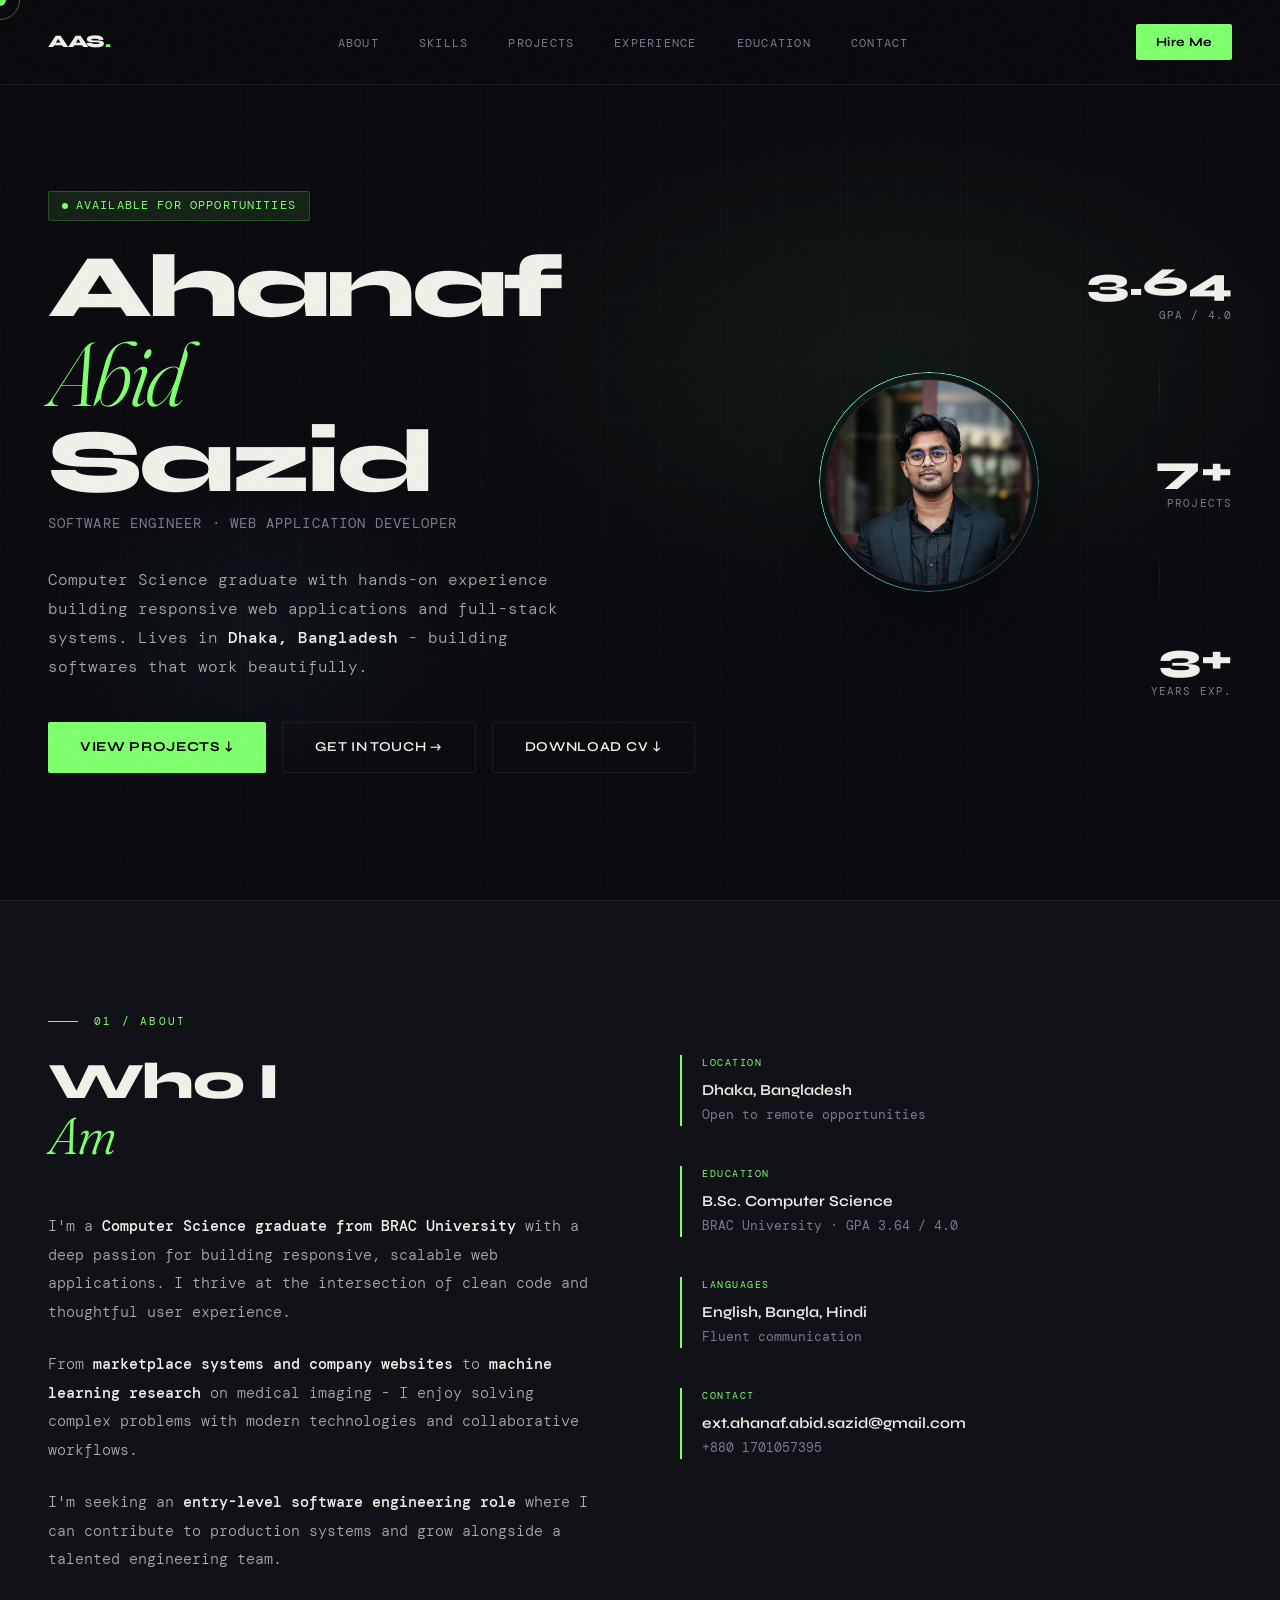
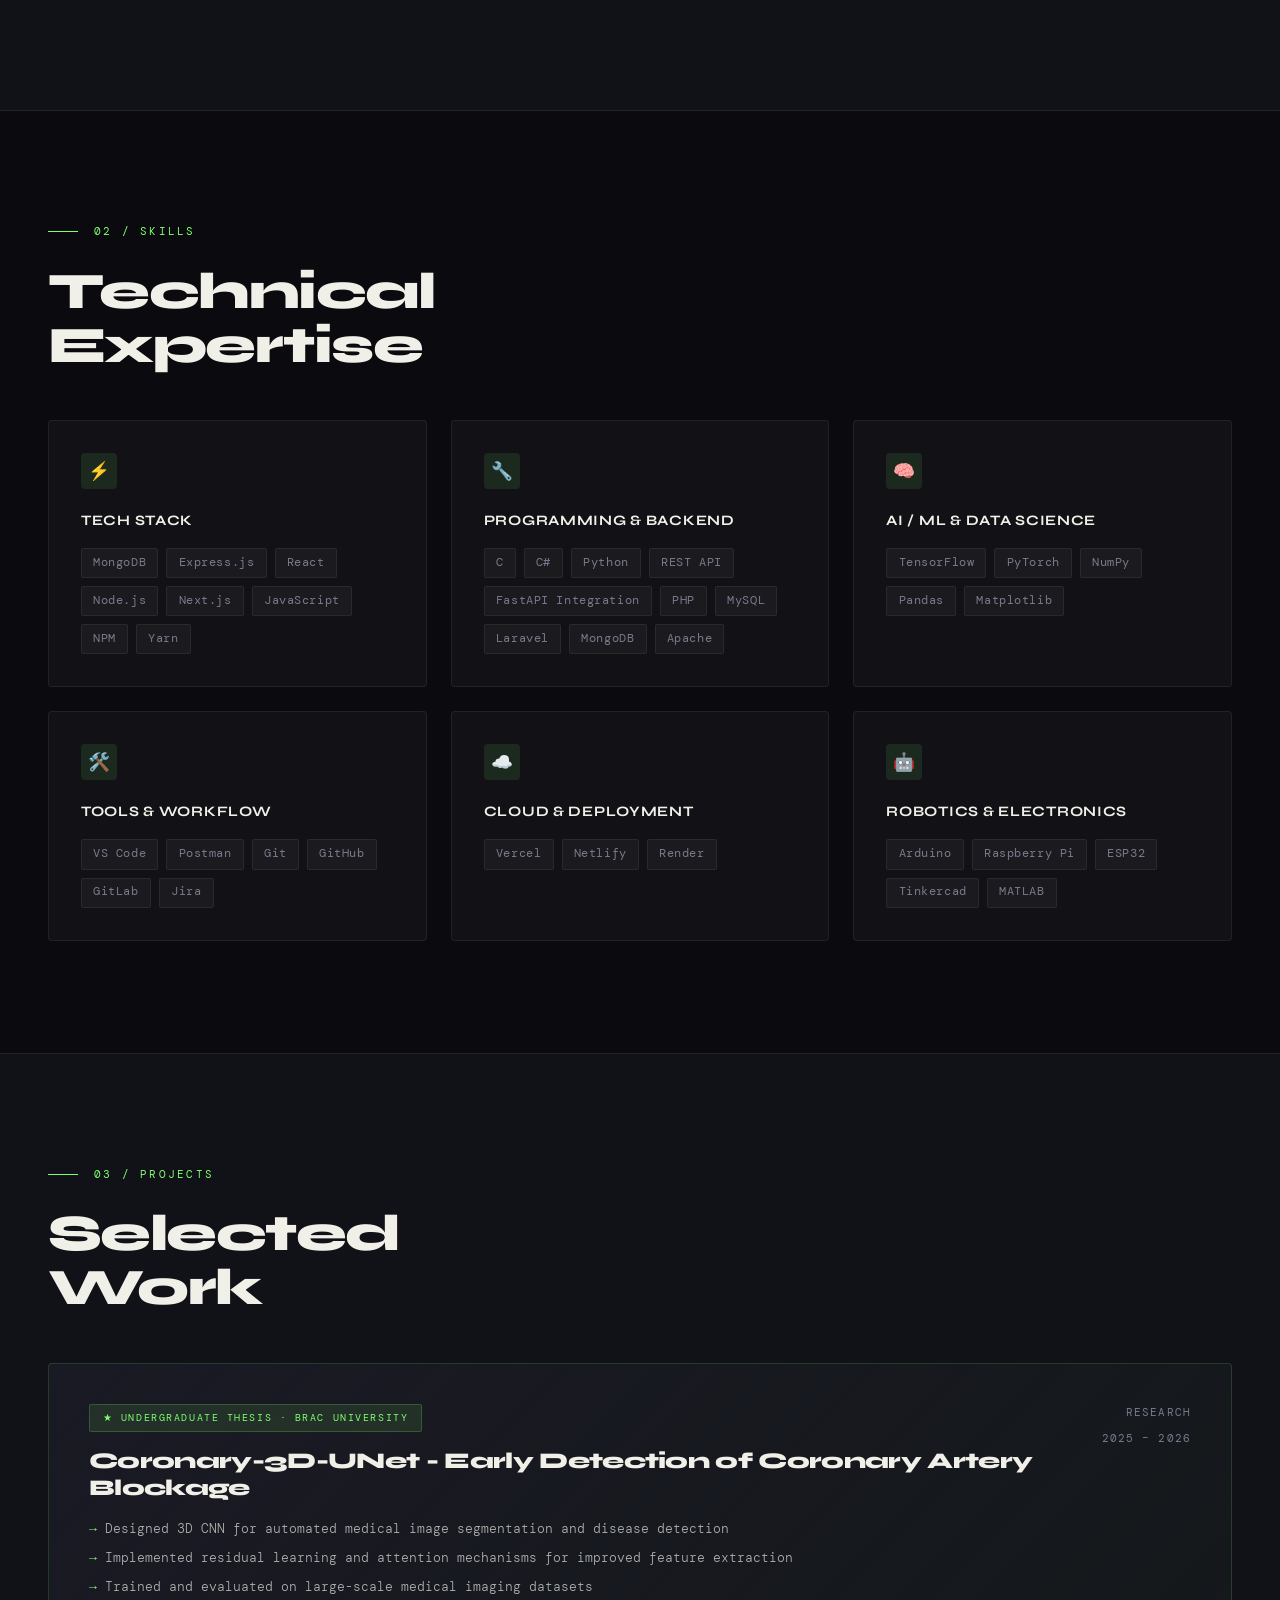
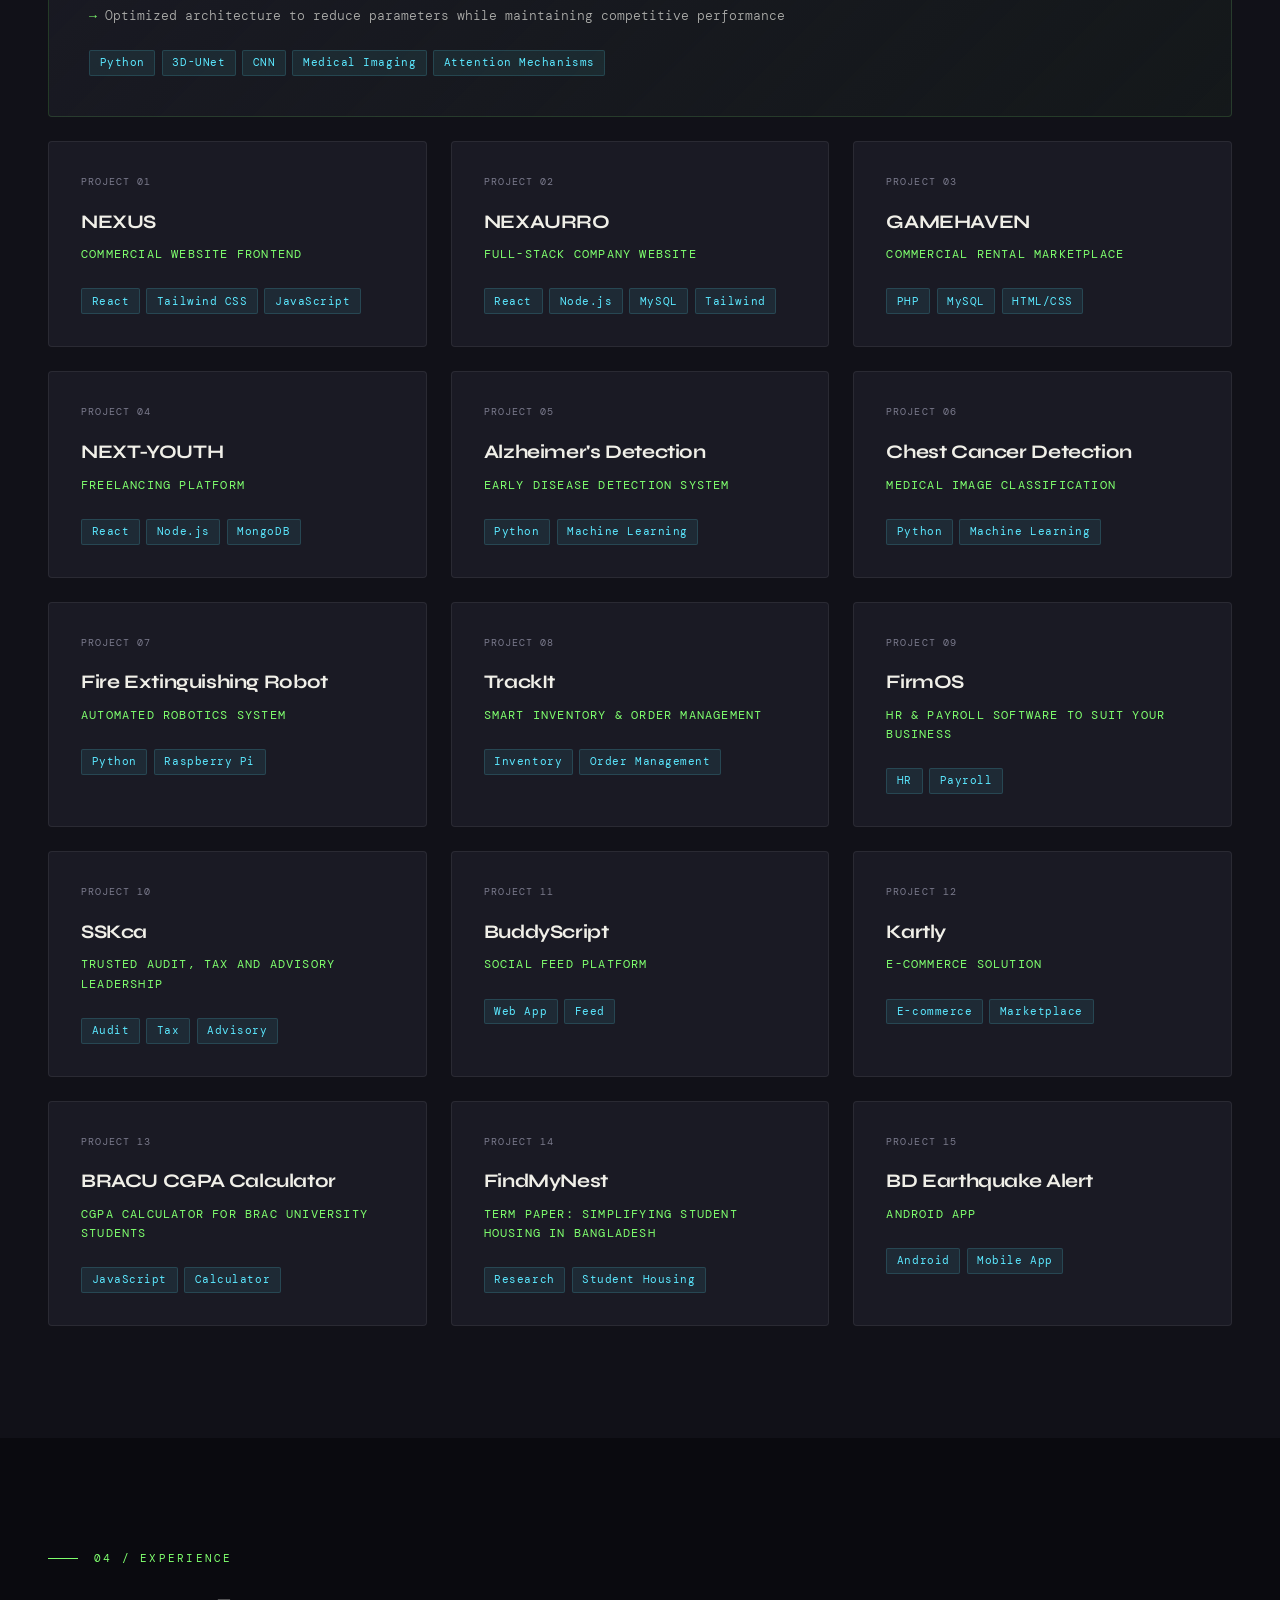
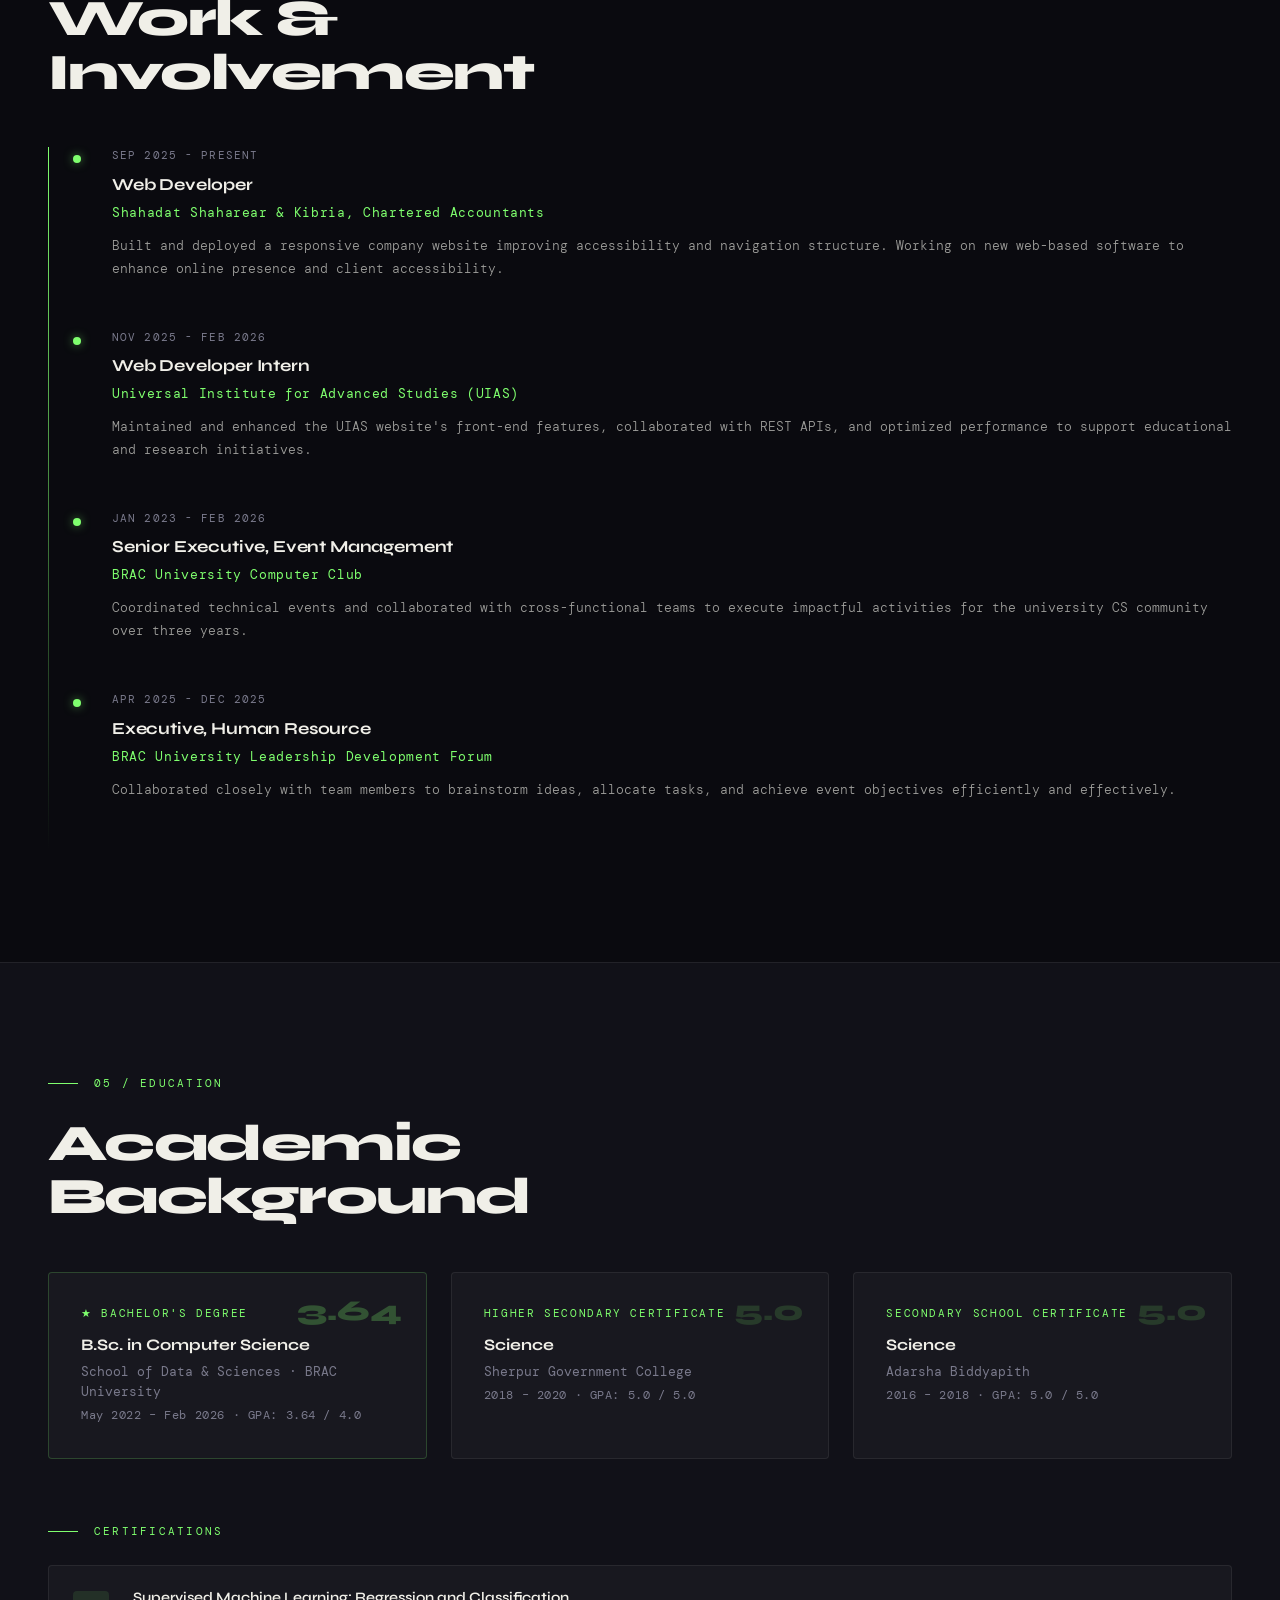
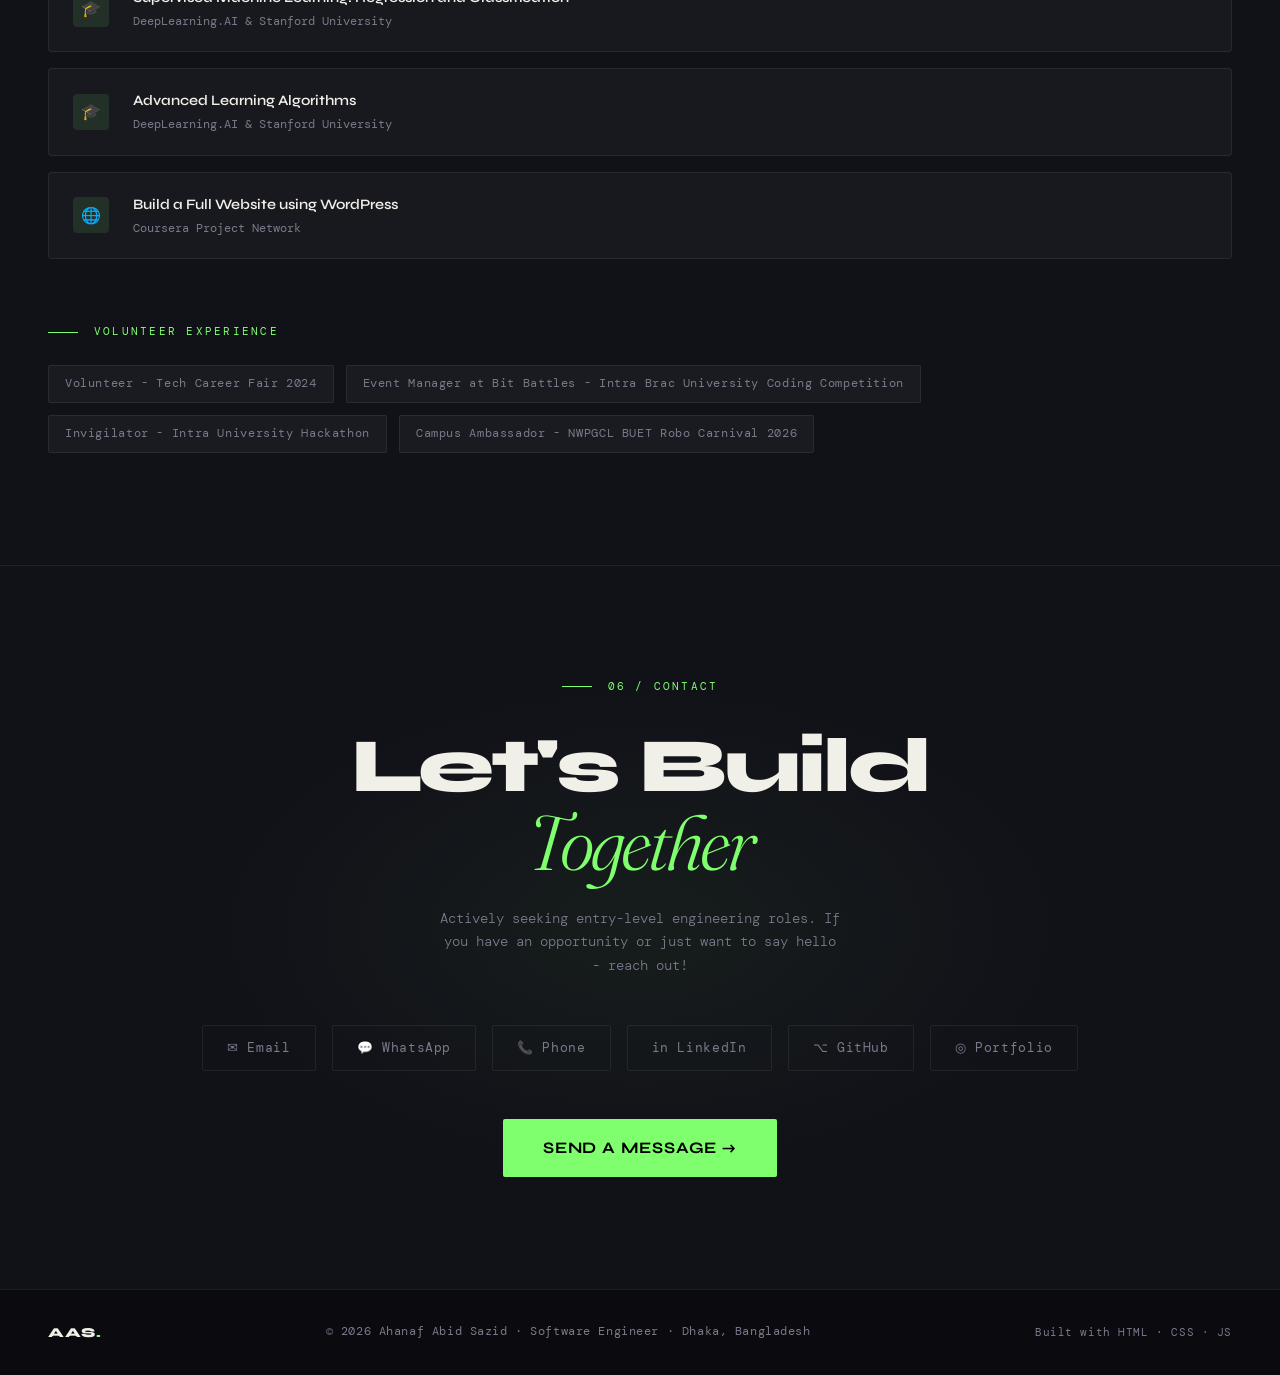
<file: index.html>
﻿<!DOCTYPE html>
<html lang="en">
<head>
<meta charset="UTF-8">
<meta name="viewport" content="width=device-width, initial-scale=1.0">
<title>Ahanaf Abid Sazid - Software Engineer</title>
<link rel="preconnect" href="https://fonts.googleapis.com">
<link href="https://fonts.googleapis.com/css2?family=Syne:wght@400;500;600;700;800&family=DM+Mono:ital,wght@0,300;0,400;0,500;1,300&family=Fraunces:ital,wght@0,300;0,400;1,300&display=swap" rel="stylesheet">
<link rel="stylesheet" href="style.css">
</head>
<body>

<div class="cursor" id="cursor"></div>
<div class="cursor-ring" id="cursorRing"></div>

<!-- Nav -->
<nav id="mainNav">
  <a href="#" class="nav-logo">AAS<span>.</span></a>
  <button class="hamburger" id="hamburger" aria-label="Menu">
    <span></span><span></span><span></span>
  </button>
  <ul class="nav-links" id="navLinks">
    <li><a href="#about">About</a></li>
    <li><a href="#skills">Skills</a></li>
    <li><a href="#projects">Projects</a></li>
    <li><a href="#experience">Experience</a></li>
    <li><a href="#education">Education</a></li>
    <li><a href="#contact">Contact</a></li>
  </ul>
  <a href="mailto:ext.ahanaf.abid.sazid@gmail.com" class="nav-cta">Hire Me</a>
</nav>

<!-- Hero -->
<section class="hero">
  <div class="hero-bg"></div>
  <div class="hero-grid"></div>
  <div class="hero-content">
    <div class="hero-left">
      <div class="hero-tag">Available for opportunities</div>
      <h1 class="hero-name">Ahanaf<br><em>Abid</em><br>Sazid</h1>
      <p class="hero-title">Software Engineer · Web Application Developer</p>
      <p class="hero-desc">Computer Science graduate with hands-on experience building responsive web applications and full-stack systems. Lives in <strong>Dhaka, Bangladesh</strong> - building softwares that work beautifully.</p>
      <div class="hero-actions">
        <a href="#projects" class="btn-primary">View Projects ↓</a>
        <a href="mailto:ext.ahanaf.abid.sazid@gmail.com" class="btn-ghost">Get In Touch →</a>
        <a href="CV%20Resume.pdf" class="btn-ghost" download="Ahanaf_Abid_Sazid_CV.pdf">Download CV ↓</a>
      </div>
    </div>
    <figure class="hero-profile">
      <img src="assets/AhanafAbidSazid.jpg" alt="Profile photo of Ahanaf Abid Sazid" width="320" height="320" loading="eager" decoding="async">
    </figure>
    <div class="hero-stats">
      <div class="stat-item">
        <span class="stat-num">3.64</span>
        <span class="stat-label">GPA / 4.0</span>
      </div>
      <div class="stat-divider"></div>
      <div class="stat-item">
        <span class="stat-num">7+</span>
        <span class="stat-label">Projects</span>
      </div>
      <div class="stat-divider"></div>
      <div class="stat-item">
        <span class="stat-num">3+</span>
        <span class="stat-label">Years Exp.</span>
      </div>
    </div>
  </div>
</section>

<!-- About -->
<section class="about" id="about">
  <div class="container">
    <div class="section-label">01 / About</div>
    <div class="about-grid">
      <div class="about-text reveal">
        <h2 class="section-title">Who I<br><em style="font-style:italic;font-family:'Fraunces',serif;font-weight:300;color:var(--accent)">Am</em></h2>
        <p>I'm a <strong>Computer Science graduate from BRAC University</strong> with a deep passion for building responsive, scalable web applications. I thrive at the intersection of clean code and thoughtful user experience.</p>
        <p>From <strong>marketplace systems and company websites</strong> to <strong>machine learning research</strong> on medical imaging - I enjoy solving complex problems with modern technologies and collaborative workflows.</p>
        <p>I'm seeking an <strong>entry-level software engineering role</strong> where I can contribute to production systems and grow alongside a talented engineering team.</p>
      </div>
      <div class="about-right reveal">
        <div class="info-block">
          <div class="info-block-label">Location</div>
          <div class="info-block-value">Dhaka, Bangladesh</div>
          <div class="info-block-sub">Open to remote opportunities</div>
        </div>
        <div class="info-block">
          <div class="info-block-label">Education</div>
          <div class="info-block-value">B.Sc. Computer Science</div>
          <div class="info-block-sub">BRAC University · GPA 3.64 / 4.0</div>
        </div>
        <div class="info-block">
          <div class="info-block-label">Languages</div>
          <div class="info-block-value">English, Bangla, Hindi</div>
          <div class="info-block-sub">Fluent communication</div>
        </div>
        <div class="info-block">
          <div class="info-block-label">Contact</div>
          <div class="info-block-value" style="word-break:break-all;">ext.ahanaf.abid.sazid@gmail.com</div>
          <div class="info-block-sub">+880 1701057395</div>
        </div>
      </div>
    </div>
  </div>
</section>

<!-- Skills -->
<section id="skills">
  <div class="container">
    <div class="section-label">02 / Skills</div>
    <h2 class="section-title reveal">Technical<br>Expertise</h2>
    <div class="skills-grid">
      <div class="skill-card reveal">
        <div class="skill-card-icon">⚡</div>
        <div class="skill-card-title">Tech Stack</div>
        <div class="skill-tags">
          <span class="skill-tag">MongoDB</span>
          <span class="skill-tag">Express.js</span>
          <span class="skill-tag">React</span>
          <span class="skill-tag">Node.js</span>
          <span class="skill-tag">Next.js</span>
          <span class="skill-tag">JavaScript</span>
          <span class="skill-tag">NPM</span>
          <span class="skill-tag">Yarn</span>
        </div>
      </div>
      <div class="skill-card reveal">
        <div class="skill-card-icon">🔧</div>
        <div class="skill-card-title">Programming & Backend</div>
        <div class="skill-tags">
          <span class="skill-tag">C</span>
          <span class="skill-tag">C#</span>
          <span class="skill-tag">Python</span>
          <span class="skill-tag">REST API</span>
          <span class="skill-tag">FastAPI Integration</span>
          <span class="skill-tag">PHP</span>
          <span class="skill-tag">MySQL</span>
          <span class="skill-tag">Laravel</span>
          <span class="skill-tag">MongoDB</span>
          <span class="skill-tag">Apache</span>
        </div>
      </div>
      <div class="skill-card reveal">
        <div class="skill-card-icon">🧠</div>
        <div class="skill-card-title">AI / ML & Data Science</div>
        <div class="skill-tags">
          <span class="skill-tag">TensorFlow</span>
          <span class="skill-tag">PyTorch</span>
          <span class="skill-tag">NumPy</span>
          <span class="skill-tag">Pandas</span>
          <span class="skill-tag">Matplotlib</span>
        </div>
      </div>
      <div class="skill-card reveal">
        <div class="skill-card-icon">🛠️</div>
        <div class="skill-card-title">Tools & Workflow</div>
        <div class="skill-tags">
          <span class="skill-tag">VS Code</span>
          <span class="skill-tag">Postman</span>
          <span class="skill-tag">Git</span>
          <span class="skill-tag">GitHub</span>
          <span class="skill-tag">GitLab</span>
          <span class="skill-tag">Jira</span>
        </div>
      </div>
      <div class="skill-card reveal">
        <div class="skill-card-icon">☁️</div>
        <div class="skill-card-title">Cloud & Deployment</div>
        <div class="skill-tags">
          <span class="skill-tag">Vercel</span>
          <span class="skill-tag">Netlify</span>
          <span class="skill-tag">Render</span>
        </div>
      </div>
      <div class="skill-card reveal">
        <div class="skill-card-icon">🤖</div>
        <div class="skill-card-title">Robotics & Electronics</div>
        <div class="skill-tags">
          <span class="skill-tag">Arduino</span>
          <span class="skill-tag">Raspberry Pi</span>
          <span class="skill-tag">ESP32</span>
          <span class="skill-tag">Tinkercad</span>
          <span class="skill-tag">MATLAB</span>
        </div>
      </div>
    </div>
  </div>
</section>

<!-- Projects -->
<section class="projects-section" id="projects">
  <div class="container">
    <div class="section-label">03 / Projects</div>
    <h2 class="section-title reveal">Selected<br>Work</h2>
    <div class="projects-grid">

      <div class="project-card thesis-card reveal">
        <div>
          <div class="thesis-badge">★ Undergraduate Thesis · BRAC University</div>
          <h3 class="thesis-title">Coronary-3D-UNet - Early Detection of Coronary Artery Blockage</h3>
          <ul class="thesis-points">
            <li>Designed 3D CNN for automated medical image segmentation and disease detection</li>
            <li>Implemented residual learning and attention mechanisms for improved feature extraction</li>
            <li>Trained and evaluated on large-scale medical imaging datasets</li>
            <li>Optimized architecture to reduce parameters while maintaining competitive performance</li>
          </ul>
          <div class="project-tech">
            <span class="tech-badge">Python</span>
            <span class="tech-badge">3D-UNet</span>
            <span class="tech-badge">CNN</span>
            <span class="tech-badge">Medical Imaging</span>
            <span class="tech-badge">Attention Mechanisms</span>
          </div>
        </div>
        <div class="thesis-meta">
          <span class="thesis-tag">Research</span>
          <span class="thesis-tag">2025 – 2026</span>
        </div>
      </div>

      <div class="project-card reveal">
        <a href="https://nexus-digitals.vercel.app/" target="_blank" rel="noopener noreferrer" style="display:block;color:inherit;text-decoration:none;">
        <div class="project-num">PROJECT 01</div>
        <div class="project-name">NEXUS</div>
        <div class="project-type">Commercial Website Frontend</div>
        <div class="project-tech">
          <span class="tech-badge">React</span>
          <span class="tech-badge">Tailwind CSS</span>
          <span class="tech-badge">JavaScript</span>
        </div>
        </a>
      </div>

      <div class="project-card reveal">
        <a href="https://nexaurro.vercel.app/" target="_blank" rel="noopener noreferrer" style="display:block;color:inherit;text-decoration:none;">
        <div class="project-num">PROJECT 02</div>
        <div class="project-name">NEXAURRO</div>
        <div class="project-type">Full-Stack Company Website</div>
        <div class="project-tech">
          <span class="tech-badge">React</span>
          <span class="tech-badge">Node.js</span>
          <span class="tech-badge">MySQL</span>
          <span class="tech-badge">Tailwind</span>
        </div>
        </a>
      </div>

      <div class="project-card reveal">
        <a href="https://gamehaven.lovestoblog.com/?i=1" target="_blank" rel="noopener noreferrer" style="display:block;color:inherit;text-decoration:none;">
        <div class="project-num">PROJECT 03</div>
        <div class="project-name">GAMEHAVEN</div>
        <div class="project-type">Commercial Rental Marketplace</div>
        <div class="project-tech">
          <span class="tech-badge">PHP</span>
          <span class="tech-badge">MySQL</span>
          <span class="tech-badge">HTML/CSS</span>
        </div>
        </a>
      </div>

      <div class="project-card reveal">
        <a href="https://next-youth.vercel.app/" target="_blank" rel="noopener noreferrer" style="display:block;color:inherit;text-decoration:none;">
        <div class="project-num">PROJECT 04</div>
        <div class="project-name">NEXT-YOUTH</div>
        <div class="project-type">Freelancing Platform</div>
        <div class="project-tech">
          <span class="tech-badge">React</span>
          <span class="tech-badge">Node.js</span>
          <span class="tech-badge">MongoDB</span>
        </div>
        </a>
      </div>

      <div class="project-card reveal">
        <a href="https://www.kaggle.com/code/ahanafabidsazid/early-detection-of-alzheimer-s-disease/notebook" target="_blank" rel="noopener noreferrer" style="display:block;color:inherit;text-decoration:none;">
        <div class="project-num">PROJECT 05</div>
        <div class="project-name">Alzheimer's Detection</div>
        <div class="project-type">Early Disease Detection System</div>
        <div class="project-tech">
          <span class="tech-badge">Python</span>
          <span class="tech-badge">Machine Learning</span>
        </div>
        </a>
      </div>

      <div class="project-card reveal">
        <a href="https://www.kaggle.com/code/ahanafabidsazid/chest-cancer-detection-with-cnn-models" target="_blank" rel="noopener noreferrer" style="display:block;color:inherit;text-decoration:none;">
        <div class="project-num">PROJECT 06</div>
        <div class="project-name">Chest Cancer Detection</div>
        <div class="project-type">Medical Image Classification</div>
        <div class="project-tech">
          <span class="tech-badge">Python</span>
          <span class="tech-badge">Machine Learning</span>
        </div>
        </a>
      </div>

      <div class="project-card reveal">
        <div class="project-num">PROJECT 07</div>
        <div class="project-name">Fire Extinguishing Robot</div>
        <div class="project-type">Automated Robotics System</div>
        <div class="project-tech">
          <span class="tech-badge">Python</span>
          <span class="tech-badge">Raspberry Pi</span>
        </div>
      </div>

      <div class="project-card reveal">
        <a href="https://trackit-gamma-one.vercel.app" target="_blank" rel="noopener noreferrer" style="display:block;color:inherit;text-decoration:none;">
        <div class="project-num">PROJECT 08</div>
        <div class="project-name">TrackIt</div>
        <div class="project-type">Smart Inventory &amp; Order Management</div>
        <div class="project-tech">
          <span class="tech-badge">Inventory</span>
          <span class="tech-badge">Order Management</span>
        </div>
        </a>
      </div>

      <div class="project-card reveal">
        <a href="https://firm-os.vercel.app" target="_blank" rel="noopener noreferrer" style="display:block;color:inherit;text-decoration:none;">
        <div class="project-num">PROJECT 09</div>
        <div class="project-name">FirmOS</div>
        <div class="project-type">HR &amp; Payroll Software to suit your business</div>
        <div class="project-tech">
          <span class="tech-badge">HR</span>
          <span class="tech-badge">Payroll</span>
        </div>
        </a>
      </div>

      <div class="project-card reveal">
        <a href="https://sskca.com.bd/" target="_blank" rel="noopener noreferrer" style="display:block;color:inherit;text-decoration:none;">
        <div class="project-num">PROJECT 10</div>
        <div class="project-name">SSKca</div>
        <div class="project-type">Trusted Audit, Tax and Advisory Leadership</div>
        <div class="project-tech">
          <span class="tech-badge">Audit</span>
          <span class="tech-badge">Tax</span>
          <span class="tech-badge">Advisory</span>
        </div>
        </a>
      </div>

      <div class="project-card reveal">
        <a href="https://buddy-script-brown.vercel.app/feed" target="_blank" rel="noopener noreferrer" style="display:block;color:inherit;text-decoration:none;">
        <div class="project-num">PROJECT 11</div>
        <div class="project-name">BuddyScript</div>
        <div class="project-type">Social Feed Platform</div>
        <div class="project-tech">
          <span class="tech-badge">Web App</span>
          <span class="tech-badge">Feed</span>
        </div>
        </a>
      </div>

      <div class="project-card reveal">
        <a href="https://kartly-mart.wuaze.com/?i=1" target="_blank" rel="noopener noreferrer" style="display:block;color:inherit;text-decoration:none;">
        <div class="project-num">PROJECT 12</div>
        <div class="project-name">Kartly</div>
        <div class="project-type">E-commerce Solution</div>
        <div class="project-tech">
          <span class="tech-badge">E-commerce</span>
          <span class="tech-badge">Marketplace</span>
        </div>
        </a>
      </div>

      <div class="project-card reveal">
        <a href="https://ahanafabid01.github.io/BracU-Cgpa-Calculator/" target="_blank" rel="noopener noreferrer" style="display:block;color:inherit;text-decoration:none;">
        <div class="project-num">PROJECT 13</div>
        <div class="project-name">BRACU CGPA Calculator</div>
        <div class="project-type">CGPA Calculator for BRAC University Students</div>
        <div class="project-tech">
          <span class="tech-badge">JavaScript</span>
          <span class="tech-badge">Calculator</span>
        </div>
        </a>
      </div>

      <div class="project-card reveal">
        <a href="https://github.com/ahanafabid01/Find-My-Nest" target="_blank" rel="noopener noreferrer" style="display:block;color:inherit;text-decoration:none;">
        <div class="project-num">PROJECT 14</div>
        <div class="project-name">FindMyNest</div>
        <div class="project-type">Term Paper: Simplifying Student Housing in Bangladesh</div>
        <div class="project-tech">
          <span class="tech-badge">Research</span>
          <span class="tech-badge">Student Housing</span>
        </div>
        </a>
      </div>

      <div class="project-card reveal">
        <a href="https://github.com/ahanafabid01/earthquake" target="_blank" rel="noopener noreferrer" style="display:block;color:inherit;text-decoration:none;">
        <div class="project-num">PROJECT 15</div>
        <div class="project-name">BD Earthquake Alert</div>
        <div class="project-type">Android App</div>
        <div class="project-tech">
          <span class="tech-badge">Android</span>
          <span class="tech-badge">Mobile App</span>
        </div>
        </a>
      </div>

    </div>
  </div>
</section>

<!-- Experience -->
<section id="experience">
  <div class="container">
    <div class="section-label">04 / Experience</div>
    <h2 class="section-title reveal">Work &<br>Involvement</h2>
    <div class="experience-timeline">

      <div class="exp-item">
        <div class="exp-date">Sep 2025 - Present</div>
        <div class="exp-role">Web Developer</div>
        <div class="exp-company">Shahadat Shaharear & Kibria, Chartered Accountants</div>
        <div class="exp-desc">Built and deployed a responsive company website improving accessibility and navigation structure. Working on new web-based software to enhance online presence and client accessibility.</div>
      </div>

      <div class="exp-item">
        <div class="exp-date">Nov 2025 - Feb 2026</div>
        <div class="exp-role">Web Developer Intern</div>
        <div class="exp-company">Universal Institute for Advanced Studies (UIAS)</div>
        <div class="exp-desc">Maintained and enhanced the UIAS website's front-end features, collaborated with REST APIs, and optimized performance to support educational and research initiatives.</div>
      </div>

      <div class="exp-item">
        <div class="exp-date">Jan 2023 - Feb 2026</div>
        <div class="exp-role">Senior Executive, Event Management</div>
        <div class="exp-company">BRAC University Computer Club</div>
        <div class="exp-desc">Coordinated technical events and collaborated with cross-functional teams to execute impactful activities for the university CS community over three years.</div>
      </div>

      <div class="exp-item">
        <div class="exp-date">Apr 2025 - Dec 2025</div>
        <div class="exp-role">Executive, Human Resource</div>
        <div class="exp-company">BRAC University Leadership Development Forum</div>
        <div class="exp-desc">Collaborated closely with team members to brainstorm ideas, allocate tasks, and achieve event objectives efficiently and effectively.</div>
      </div>

    </div>
  </div>
</section>

<!-- Education -->
<section class="edu-section" id="education">
  <div class="container">
    <div class="section-label">05 / Education</div>
    <h2 class="section-title reveal">Academic<br>Background</h2>
    <div class="edu-grid">
      <div class="edu-card featured reveal">
        <div class="edu-gpa">3.64</div>
        <div class="edu-level">★ Bachelor's Degree</div>
        <div class="edu-degree">B.Sc. in Computer Science</div>
        <div class="edu-school">School of Data & Sciences · BRAC University</div>
        <div class="edu-period">May 2022 – Feb 2026 · GPA: 3.64 / 4.0</div>
      </div>
      <div class="edu-card reveal">
        <div class="edu-gpa">5.0</div>
        <div class="edu-level">Higher Secondary Certificate</div>
        <div class="edu-degree">Science</div>
        <div class="edu-school">Sherpur Government College</div>
        <div class="edu-period">2018 – 2020 · GPA: 5.0 / 5.0</div>
      </div>
      <div class="edu-card reveal">
        <div class="edu-gpa">5.0</div>
        <div class="edu-level">Secondary School Certificate</div>
        <div class="edu-degree">Science</div>
        <div class="edu-school">Adarsha Biddyapith</div>
        <div class="edu-period">2016 – 2018 · GPA: 5.0 / 5.0</div>
      </div>
    </div>

    <div style="margin-top:4rem;">
      <div class="section-label" style="margin-bottom:1.5rem;">Certifications</div>
      <div class="certs-list">
        <div class="cert-item reveal">
          <div class="cert-icon">🎓</div>
          <div>
            <div class="cert-name">Supervised Machine Learning: Regression and Classification</div>
            <div class="cert-issuer">DeepLearning.AI & Stanford University</div>
          </div>
        </div>
        <div class="cert-item reveal">
          <div class="cert-icon">🎓</div>
          <div>
            <div class="cert-name">Advanced Learning Algorithms</div>
            <div class="cert-issuer">DeepLearning.AI & Stanford University</div>
          </div>
        </div>
        <div class="cert-item reveal">
          <div class="cert-icon">🌐</div>
          <div>
            <div class="cert-name">Build a Full Website using WordPress</div>
            <div class="cert-issuer">Coursera Project Network</div>
          </div>
        </div>
      </div>
    </div>

    <div style="margin-top:4rem;">
      <div class="section-label" style="margin-bottom:1.5rem;">Volunteer Experience</div>
      <div style="display:flex;flex-wrap:wrap;gap:0.75rem;" class="reveal">
        <span class="skill-tag" style="padding:0.5rem 1rem;font-size:0.78rem;">Volunteer - Tech Career Fair 2024</span>
        <span class="skill-tag" style="padding:0.5rem 1rem;font-size:0.78rem;">Event Manager at Bit Battles - Intra Brac University Coding Competition</span>
        <span class="skill-tag" style="padding:0.5rem 1rem;font-size:0.78rem;">Invigilator - Intra University Hackathon</span>
        <span class="skill-tag" style="padding:0.5rem 1rem;font-size:0.78rem;">Campus Ambassador - NWPGCL BUET Robo Carnival 2026</span>
      </div>
    </div>
  </div>
</section>

<!-- Contact -->
<section class="contact-section" id="contact">
  <div class="container" style="position:relative;z-index:1;">
    <div class="section-label" style="justify-content:center;margin-bottom:2rem;">06 / Contact</div>
    <h2 class="contact-big reveal">Let's Build<br><em>Together</em></h2>
    <p class="contact-sub reveal">Actively seeking entry-level engineering roles. If you have an opportunity or just want to say hello - reach out!</p>
    <div class="contact-links reveal">
      <a href="mailto:ext.ahanaf.abid.sazid@gmail.com" class="contact-link">✉ Email</a>
      <a href="https://wa.me/8801706941756" target="_blank" rel="noopener noreferrer" class="contact-link">💬 WhatsApp</a>
      <a href="tel:+8801701057395" class="contact-link">📞 Phone</a>
      <a href="https://www.linkedin.com/in/ahanaf-abid-sazid-702950235" target="_blank" rel="noopener noreferrer" class="contact-link">in LinkedIn</a>
      <a href="https://github.com/ahanafabid01" target="_blank" rel="noopener noreferrer" class="contact-link">⌥ GitHub</a>
      <a href="https://ahanafabid01.github.io/portfolio/" target="_blank" rel="noopener noreferrer" class="contact-link">◎ Portfolio</a>
    </div>
    <a href="mailto:ext.ahanaf.abid.sazid@gmail.com" class="btn-primary reveal" style="font-size:1rem;padding:1rem 2.5rem;">Send a Message →</a>
  </div>
</section>

<footer>
  <div class="footer-logo">AAS<span>.</span></div>
  <div>© 2026 Ahanaf Abid Sazid · Software Engineer · Dhaka, Bangladesh</div>
  <div style="color:var(--muted);font-size:0.68rem;">Built with HTML · CSS · JS</div>
</footer>

<script src="main.js"></script>

</body>
</html>
</file>
<file: style.css>
*, *::before, *::after { box-sizing: border-box; margin: 0; padding: 0; }

  :root {
    --bg: #0a0a0f;
    --surface: #111118;
    --surface2: #1a1a24;
    --border: rgba(255,255,255,0.07);
    --accent: #7fff6e;
    --accent2: #5be8ff;
    --accent3: #ff6b6b;
    --text: #f0efe8;
    --muted: #7a7a8c;
    --card-bg: rgba(255,255,255,0.03);
  }

  html { scroll-behavior: smooth; }

  body {
    background: var(--bg);
    color: var(--text);
    font-family: 'DM Mono', monospace;
    font-size: 15px;
    line-height: 1.6;
    overflow-x: hidden;
    cursor: none;
  }

  .cursor {
    position: fixed;
    width: 12px; height: 12px;
    background: var(--accent);
    border-radius: 50%;
    pointer-events: none;
    z-index: 9999;
    transform: translate(-50%, -50%);
    transition: width 0.2s, height 0.2s;
    mix-blend-mode: difference;
  }
  .cursor-ring {
    position: fixed;
    width: 40px; height: 40px;
    border: 1px solid rgba(127,255,110,0.4);
    border-radius: 50%;
    pointer-events: none;
    z-index: 9998;
    transform: translate(-50%, -50%);
    transition: all 0.15s ease-out;
  }
  .cursor.hover { width: 20px; height: 20px; }
  .cursor-ring.hover { width: 60px; height: 60px; border-color: var(--accent); }

  body::before {
    content: '';
    position: fixed;
    inset: 0;
    background-image: url("data:image/svg+xml,%3Csvg viewBox='0 0 200 200' xmlns='http://www.w3.org/2000/svg'%3E%3Cfilter id='n'%3E%3CfeTurbulence type='fractalNoise' baseFrequency='0.9' numOctaves='4' stitchTiles='stitch'/%3E%3C/filter%3E%3Crect width='100%25' height='100%25' filter='url(%23n)' opacity='0.04'/%3E%3C/svg%3E");
    pointer-events: none;
    z-index: 9990;
    opacity: 0.4;
  }

  nav {
    position: fixed;
    top: 0; left: 0; right: 0;
    z-index: 100;
    display: flex;
    align-items: center;
    justify-content: space-between;
    padding: 1.5rem 3rem;
    background: rgba(10,10,15,0.85);
    backdrop-filter: blur(20px);
    border-bottom: 1px solid var(--border);
    transition: border-color 0.3s;
  }

  .nav-logo {
    font-family: 'Syne', sans-serif;
    font-weight: 800;
    font-size: 1.1rem;
    letter-spacing: -0.02em;
    color: var(--text);
    text-decoration: none;
  }
  .nav-logo span { color: var(--accent); }

  .nav-links {
    display: flex;
    gap: 2.5rem;
    list-style: none;
  }
  .nav-links a {
    color: var(--muted);
    text-decoration: none;
    font-size: 0.78rem;
    letter-spacing: 0.1em;
    text-transform: uppercase;
    transition: color 0.2s;
    position: relative;
    cursor: none;
  }
  .nav-links a::after {
    content: '';
    position: absolute;
    bottom: -4px; left: 0; right: 0;
    height: 1px;
    background: var(--accent);
    transform: scaleX(0);
    transition: transform 0.2s;
  }
  .nav-links a:hover { color: var(--accent); }
  .nav-links a:hover::after { transform: scaleX(1); }

  .nav-cta {
    background: var(--accent);
    color: #000;
    padding: 0.5rem 1.25rem;
    border-radius: 2px;
    font-family: 'Syne', sans-serif;
    font-weight: 700;
    font-size: 0.78rem;
    text-decoration: none;
    letter-spacing: 0.05em;
    transition: opacity 0.2s, transform 0.2s;
    cursor: none;
  }
  .nav-cta:hover { opacity: 0.85; transform: translateY(-1px); }

  /* Hero */
  .hero {
    min-height: 100vh;
    display: flex;
    align-items: center;
    padding: 8rem 3rem 4rem;
    position: relative;
    overflow: hidden;
  }

  .hero-bg {
    position: absolute;
    inset: 0;
    background: 
      radial-gradient(ellipse 60% 50% at 70% 40%, rgba(127,255,110,0.06) 0%, transparent 60%),
      radial-gradient(ellipse 40% 40% at 20% 70%, rgba(91,232,255,0.04) 0%, transparent 50%);
  }

  .hero-grid {
    position: absolute;
    inset: 0;
    background-image: 
      linear-gradient(rgba(255,255,255,0.02) 1px, transparent 1px),
      linear-gradient(90deg, rgba(255,255,255,0.02) 1px, transparent 1px);
    background-size: 60px 60px;
    mask-image: radial-gradient(ellipse 80% 80% at 50% 50%, black 30%, transparent 100%);
  }

  .hero-content {
    max-width: 1200px;
    width: 100%;
    margin: 0 auto;
    position: relative;
    z-index: 1;
    display: grid;
    grid-template-columns: minmax(0, 1fr) clamp(160px, 18vw, 220px) auto;
    gap: 3rem;
    align-items: center;
  }

  .hero-left { min-width: 0; }

  .hero-profile {
    width: clamp(160px, 18vw, 220px);
    aspect-ratio: 1 / 1;
    padding: 0.45rem;
    border-radius: 50%;
    position: relative;
    overflow: hidden;
    background: transparent;
    box-shadow: 0 18px 42px rgba(0,0,0,0.35);
    opacity: 0;
    animation: fadeUp 0.7s 0.9s forwards;
  }

  .hero-profile::before {
    content: '';
    position: absolute;
    inset: 0;
    border-radius: 50%;
    border: 1.5px solid transparent;
    background: linear-gradient(135deg, var(--accent), var(--accent2), transparent) border-box;
    -webkit-mask: linear-gradient(#fff 0 0) padding-box, linear-gradient(#fff 0 0);
    -webkit-mask-composite: destination-out;
    mask-composite: exclude;
    animation: rotateBorder 6s linear infinite;
    pointer-events: none;
  }

  .hero-profile::after {
    content: '';
    position: absolute;
    inset: -10px;
    border-radius: 50%;
    border: 1px solid rgba(127,255,110,0.25);
    pointer-events: none;
  }

  .hero-profile img {
    display: block;
    width: 100%;
    height: 100%;
    object-fit: cover;
    border-radius: 50%;
    border: 1px solid rgba(255,255,255,0.08);
    background: linear-gradient(160deg, #1a1a24 0%, #0f1017 100%);
    object-position: top center;
  }

  .hero-tag {
    display: inline-flex;
    align-items: center;
    gap: 0.5rem;
    background: rgba(127,255,110,0.1);
    border: 1px solid rgba(127,255,110,0.2);
    padding: 0.3rem 0.8rem;
    border-radius: 2px;
    font-size: 0.72rem;
    color: var(--accent);
    letter-spacing: 0.1em;
    text-transform: uppercase;
    margin-bottom: 1.5rem;
    opacity: 0;
    animation: fadeUp 0.6s 0.2s forwards;
  }

  .hero-tag::before {
    content: '';
    width: 6px; height: 6px;
    background: var(--accent);
    border-radius: 50%;
    animation: pulse 2s infinite;
  }

  @keyframes pulse { 0%, 100% { opacity: 1; } 50% { opacity: 0.3; } }

  .hero-name {
    font-family: 'Syne', sans-serif;
    font-weight: 800;
    font-size: clamp(3rem, 7vw, 6.5rem);
    line-height: 0.95;
    letter-spacing: -0.04em;
    margin-bottom: 0.5rem;
    opacity: 0;
    animation: fadeUp 0.7s 0.35s forwards;
  }

  .hero-name em {
    font-style: italic;
    font-family: 'Fraunces', serif;
    font-weight: 300;
    color: var(--accent);
  }

  .hero-title {
    font-family: 'DM Mono', monospace;
    font-size: 0.85rem;
    color: var(--muted);
    letter-spacing: 0.08em;
    text-transform: uppercase;
    margin-bottom: 2rem;
    opacity: 0;
    animation: fadeUp 0.7s 0.5s forwards;
  }

  .hero-desc {
    font-size: 1rem;
    color: rgba(240,239,232,0.7);
    max-width: 540px;
    line-height: 1.8;
    margin-bottom: 2.5rem;
    font-weight: 300;
    opacity: 0;
    animation: fadeUp 0.7s 0.65s forwards;
  }

  .hero-desc strong { color: var(--text); font-weight: 500; }

  .hero-actions {
    display: flex;
    gap: 1rem;
    flex-wrap: wrap;
    opacity: 0;
    animation: fadeUp 0.7s 0.8s forwards;
  }

  .btn-primary {
    background: var(--accent);
    color: #000;
    padding: 0.85rem 2rem;
    border: none;
    border-radius: 2px;
    font-family: 'Syne', sans-serif;
    font-weight: 700;
    font-size: 0.85rem;
    letter-spacing: 0.05em;
    text-decoration: none;
    text-transform: uppercase;
    cursor: none;
    transition: transform 0.2s, box-shadow 0.2s;
    display: inline-flex;
    align-items: center;
    gap: 0.5rem;
  }
  .btn-primary:hover { transform: translateY(-2px); box-shadow: 0 8px 30px rgba(127,255,110,0.3); }

  .btn-ghost {
    background: transparent;
    color: var(--text);
    padding: 0.85rem 2rem;
    border: 1px solid var(--border);
    border-radius: 2px;
    font-family: 'Syne', sans-serif;
    font-weight: 600;
    font-size: 0.85rem;
    letter-spacing: 0.05em;
    text-decoration: none;
    text-transform: uppercase;
    cursor: none;
    transition: border-color 0.2s, color 0.2s, transform 0.2s;
    display: inline-flex;
    align-items: center;
    gap: 0.5rem;
  }
  .btn-ghost:hover { border-color: var(--accent); color: var(--accent); transform: translateY(-2px); }

  .hero-stats {
    display: flex;
    flex-direction: column;
    gap: 2rem;
    opacity: 0;
    animation: fadeIn 0.8s 1s forwards;
  }

  .stat-item { text-align: right; }
  .stat-num {
    font-family: 'Syne', sans-serif;
    font-weight: 800;
    font-size: 2.5rem;
    color: var(--text);
    line-height: 1;
    display: block;
  }
  .stat-label { font-size: 0.7rem; color: var(--muted); text-transform: uppercase; letter-spacing: 0.1em; }
  .stat-divider { width: 1px; height: 60px; background: linear-gradient(to bottom, transparent, var(--border), transparent); align-self: center; margin: 0 auto; }

  @keyframes fadeUp { from { opacity: 0; transform: translateY(20px); } to { opacity: 1; transform: translateY(0); } }
  @keyframes rotateBorder { from { transform: rotate(0deg); } to { transform: rotate(360deg); } }
  @keyframes fadeIn { from { opacity: 0; } to { opacity: 1; } }

  section { padding: 7rem 3rem; }

  .container { max-width: 1200px; margin: 0 auto; }

  .section-label {
    display: flex;
    align-items: center;
    gap: 1rem;
    font-size: 0.7rem;
    color: var(--accent);
    text-transform: uppercase;
    letter-spacing: 0.2em;
    margin-bottom: 1.5rem;
  }
  .section-label::before { content: ''; width: 30px; height: 1px; background: var(--accent); }

  .section-title {
    font-family: 'Syne', sans-serif;
    font-weight: 800;
    font-size: clamp(2rem, 4vw, 3.5rem);
    letter-spacing: -0.03em;
    line-height: 1.05;
    margin-bottom: 3rem;
  }

  /* About */
  .about { background: var(--surface); border-top: 1px solid var(--border); border-bottom: 1px solid var(--border); }

  .about-grid { display: grid; grid-template-columns: 1fr 1fr; gap: 5rem; align-items: start; }

  .about-text p { color: rgba(240,239,232,0.7); line-height: 1.9; font-weight: 300; margin-bottom: 1.5rem; }
  .about-text p strong { color: var(--text); font-weight: 500; }

  .about-right { display: flex; flex-direction: column; gap: 2.5rem; }

  .info-block { border-left: 2px solid var(--accent); padding-left: 1.25rem; }
  .info-block-label { font-size: 0.65rem; color: var(--accent); text-transform: uppercase; letter-spacing: 0.15em; margin-bottom: 0.4rem; }
  .info-block-value { font-family: 'Syne', sans-serif; font-weight: 600; font-size: 0.95rem; color: var(--text); }
  .info-block-sub { font-size: 0.8rem; color: var(--muted); margin-top: 0.2rem; }

  /* Skills */
  .skills-grid { display: grid; grid-template-columns: repeat(auto-fit, minmax(280px, 1fr)); gap: 1.5rem; }

  .skill-card {
    background: var(--card-bg);
    border: 1px solid var(--border);
    border-radius: 4px;
    padding: 2rem;
    position: relative;
    overflow: hidden;
    transition: border-color 0.3s, transform 0.3s;
  }
  .skill-card::before {
    content: '';
    position: absolute;
    inset: 0;
    background: linear-gradient(135deg, rgba(127,255,110,0.03) 0%, transparent 60%);
    opacity: 0;
    transition: opacity 0.3s;
  }
  .skill-card:hover { border-color: rgba(127,255,110,0.25); transform: translateY(-3px); }
  .skill-card:hover::before { opacity: 1; }

  .skill-card-icon { width: 36px; height: 36px; background: rgba(127,255,110,0.1); border-radius: 4px; display: flex; align-items: center; justify-content: center; margin-bottom: 1.25rem; font-size: 1.1rem; }
  .skill-card-title { font-family: 'Syne', sans-serif; font-weight: 700; font-size: 0.9rem; text-transform: uppercase; letter-spacing: 0.05em; margin-bottom: 1rem; }
  .skill-tags { display: flex; flex-wrap: wrap; gap: 0.5rem; }

  .skill-tag {
    background: rgba(255,255,255,0.04);
    border: 1px solid var(--border);
    padding: 0.3rem 0.7rem;
    border-radius: 2px;
    font-size: 0.72rem;
    color: var(--muted);
    letter-spacing: 0.05em;
    transition: border-color 0.2s, color 0.2s;
  }
  .skill-card:hover .skill-tag { border-color: rgba(127,255,110,0.15); color: rgba(240,239,232,0.9); }

  /* Projects */
  .projects-section { background: var(--surface); border-top: 1px solid var(--border); }

  .projects-grid { display: grid; grid-template-columns: repeat(auto-fit, minmax(320px, 1fr)); gap: 1.5rem; }

  .project-card {
    background: var(--surface2);
    border: 1px solid var(--border);
    border-radius: 4px;
    padding: 2rem;
    position: relative;
    overflow: hidden;
    transition: border-color 0.3s, transform 0.3s;
    cursor: none;
  }
  .project-card::after {
    content: '';
    position: absolute;
    top: 0; left: 0; right: 0;
    height: 2px;
    background: linear-gradient(90deg, var(--accent), transparent);
    transform: scaleX(0);
    transform-origin: left;
    transition: transform 0.4s;
  }
  .project-card:hover { border-color: rgba(127,255,110,0.2); transform: translateY(-4px); }
  .project-card:hover::after { transform: scaleX(1); }

  .project-num { font-size: 0.65rem; color: var(--muted); letter-spacing: 0.1em; margin-bottom: 1rem; }
  .project-name { font-family: 'Syne', sans-serif; font-weight: 700; font-size: 1.2rem; margin-bottom: 0.5rem; letter-spacing: -0.02em; }
  .project-type { font-size: 0.75rem; color: var(--accent); text-transform: uppercase; letter-spacing: 0.1em; margin-bottom: 1.5rem; }

  .project-tech { display: flex; flex-wrap: wrap; gap: 0.4rem; }
  .tech-badge {
    background: rgba(91,232,255,0.08);
    border: 1px solid rgba(91,232,255,0.15);
    color: var(--accent2);
    padding: 0.2rem 0.6rem;
    border-radius: 2px;
    font-size: 0.68rem;
    letter-spacing: 0.05em;
  }

  .thesis-card {
    grid-column: 1 / -1;
    background: linear-gradient(135deg, var(--surface2) 0%, rgba(127,255,110,0.03) 100%);
    border: 1px solid rgba(127,255,110,0.15);
    padding: 2.5rem;
    display: grid;
    grid-template-columns: 1fr auto;
    gap: 2rem;
    align-items: start;
  }
  .thesis-badge {
    background: rgba(127,255,110,0.1);
    border: 1px solid rgba(127,255,110,0.2);
    padding: 0.3rem 0.8rem;
    font-size: 0.65rem;
    color: var(--accent);
    text-transform: uppercase;
    letter-spacing: 0.15em;
    border-radius: 2px;
    display: inline-block;
    margin-bottom: 1rem;
  }
  .thesis-title { font-family: 'Syne', sans-serif; font-weight: 800; font-size: 1.4rem; letter-spacing: -0.03em; margin-bottom: 1rem; line-height: 1.2; }
  .thesis-points { list-style: none; display: flex; flex-direction: column; gap: 0.5rem; margin-bottom: 1.5rem; }
  .thesis-points li { font-size: 0.82rem; color: rgba(240,239,232,0.7); padding-left: 1rem; position: relative; font-weight: 300; }
  .thesis-points li::before { content: '→'; position: absolute; left: 0; color: var(--accent); }
  .thesis-meta { text-align: right; }
  .thesis-tag { font-size: 0.7rem; color: var(--muted); text-transform: uppercase; letter-spacing: 0.1em; margin-bottom: 0.5rem; display: block; }

  /* Experience */
  .experience-timeline { position: relative; padding-left: 2rem; }
  .experience-timeline::before { content: ''; position: absolute; left: 0; top: 0; bottom: 0; width: 1px; background: linear-gradient(to bottom, var(--accent), transparent); }

  .exp-item {
    position: relative;
    padding-bottom: 3rem;
    padding-left: 2rem;
    opacity: 0;
    transform: translateX(-10px);
    transition: all 0.5s;
  }
  .exp-item.visible { opacity: 1; transform: translateX(0); }
  .exp-item::before { content: ''; position: absolute; left: -0.45rem; top: 0.5rem; width: 8px; height: 8px; background: var(--accent); border-radius: 50%; box-shadow: 0 0 10px rgba(127,255,110,0.5); }

  .exp-date { font-size: 0.7rem; color: var(--muted); letter-spacing: 0.1em; text-transform: uppercase; margin-bottom: 0.4rem; }
  .exp-role { font-family: 'Syne', sans-serif; font-weight: 700; font-size: 1.05rem; margin-bottom: 0.2rem; letter-spacing: -0.01em; }
  .exp-company { font-size: 0.82rem; color: var(--accent); margin-bottom: 0.75rem; letter-spacing: 0.05em; }
  .exp-desc { font-size: 0.82rem; color: rgba(240,239,232,0.65); line-height: 1.75; font-weight: 300; }

  /* Education */
  .edu-section { background: var(--surface); border-top: 1px solid var(--border); }
  .edu-grid { display: grid; grid-template-columns: repeat(auto-fit, minmax(300px, 1fr)); gap: 1.5rem; }

  .edu-card { border: 1px solid var(--border); border-radius: 4px; padding: 2rem; background: var(--card-bg); position: relative; overflow: hidden; transition: border-color 0.3s; }
  .edu-card:hover { border-color: rgba(127,255,110,0.2); }
  .edu-card.featured { border-color: rgba(127,255,110,0.2); }

  .edu-gpa { position: absolute; top: 1.5rem; right: 1.5rem; font-family: 'Syne', sans-serif; font-weight: 800; font-size: 1.8rem; color: rgba(127,255,110,0.15); line-height: 1; }
  .edu-card.featured .edu-gpa { color: rgba(127,255,110,0.25); }
  .edu-level { font-size: 0.68rem; color: var(--accent); text-transform: uppercase; letter-spacing: 0.15em; margin-bottom: 0.75rem; }
  .edu-degree { font-family: 'Syne', sans-serif; font-weight: 700; font-size: 1rem; margin-bottom: 0.4rem; line-height: 1.3; }
  .edu-school { font-size: 0.8rem; color: var(--muted); margin-bottom: 0.3rem; }
  .edu-period { font-size: 0.72rem; color: var(--muted); letter-spacing: 0.05em; }

  .certs-list { display: flex; flex-direction: column; gap: 1rem; }
  .cert-item { display: flex; align-items: center; gap: 1.5rem; padding: 1.25rem 1.5rem; background: var(--card-bg); border: 1px solid var(--border); border-radius: 4px; transition: border-color 0.3s; }
  .cert-item:hover { border-color: rgba(127,255,110,0.2); }
  .cert-icon { width: 36px; height: 36px; background: rgba(127,255,110,0.1); border-radius: 4px; display: flex; align-items: center; justify-content: center; flex-shrink: 0; font-size: 1rem; }
  .cert-name { font-family: 'Syne', sans-serif; font-weight: 600; font-size: 0.9rem; margin-bottom: 0.2rem; }
  .cert-issuer { font-size: 0.75rem; color: var(--muted); }

  /* Contact */
  .contact-section { background: var(--surface); border-top: 1px solid var(--border); text-align: center; position: relative; overflow: hidden; }
  .contact-section::before { content: ''; position: absolute; inset: 0; background: radial-gradient(ellipse 50% 50% at 50% 50%, rgba(127,255,110,0.05) 0%, transparent 70%); }

  .contact-big { font-family: 'Syne', sans-serif; font-weight: 800; font-size: clamp(2.5rem, 6vw, 5rem); letter-spacing: -0.04em; margin-bottom: 1.5rem; line-height: 1; }
  .contact-big em { font-style: italic; font-family: 'Fraunces', serif; font-weight: 300; color: var(--accent); }
  .contact-sub { font-size: 0.9rem; color: var(--muted); max-width: 400px; margin: 0 auto 3rem; font-weight: 300; }

  .contact-links { display: flex; justify-content: center; flex-wrap: wrap; gap: 1rem; margin-bottom: 3rem; }
  .contact-link { display: inline-flex; align-items: center; gap: 0.5rem; padding: 0.75rem 1.5rem; border: 1px solid var(--border); border-radius: 2px; text-decoration: none; color: var(--muted); font-size: 0.8rem; letter-spacing: 0.05em; transition: all 0.2s; cursor: none; }
  .contact-link:hover { border-color: var(--accent); color: var(--accent); transform: translateY(-2px); }

  footer { padding: 2rem 3rem; border-top: 1px solid var(--border); display: flex; justify-content: space-between; align-items: center; font-size: 0.72rem; color: var(--muted); letter-spacing: 0.05em; }
  .footer-logo { font-family: 'Syne', sans-serif; font-weight: 800; color: var(--text); font-size: 0.85rem; }
  .footer-logo span { color: var(--accent); }

  .reveal { opacity: 0; transform: translateY(24px); transition: opacity 0.6s, transform 0.6s; }
  .reveal.visible { opacity: 1; transform: translateY(0); }

  .hamburger { display: none; flex-direction: column; gap: 5px; cursor: none; background: none; border: none; padding: 4px; }
  .hamburger span { display: block; width: 24px; height: 1px; background: var(--text); transition: all 0.3s; }

  @media (max-width: 1024px), (hover: none), (pointer: coarse) {
    body { cursor: auto; }
    .cursor, .cursor-ring { display: none; }
    a, button, .project-card, .nav-links a, .nav-cta, .btn-primary, .btn-ghost, .contact-link, .hamburger { cursor: pointer; }
  }

  @media (max-width: 900px) {
    nav { padding: 1.25rem 1.5rem; }
    .nav-links { display: none; }
    .hamburger { display: flex; }
    .nav-links.open { display: flex; flex-direction: column; position: fixed; top: 60px; left: 0; right: 0; background: var(--surface); border-bottom: 1px solid var(--border); padding: 2rem 1.5rem; gap: 1.5rem; }
    .hero { padding: 6rem 1.5rem 3rem; }
    .hero-content { grid-template-columns: 1fr; }
    .hero-profile { order: -1; }
    .hero-profile { width: min(220px, 70vw); justify-self: center; }
    .hero-stats { flex-direction: row; justify-content: space-around; }
    .stat-item { text-align: center; }
    .stat-divider { display: none; }
    section { padding: 5rem 1.5rem; }
    .about-grid { grid-template-columns: 1fr; gap: 2.5rem; }
    .thesis-card { grid-template-columns: 1fr; }
    .thesis-meta { text-align: left; }
    footer { flex-direction: column; gap: 1rem; text-align: center; }
  }

  @media (max-width: 600px) {
    .projects-grid { grid-template-columns: 1fr; }
    .hero-name { font-size: 2.5rem; }
    .hero-profile { width: min(190px, 75vw); }
    .contact-big { font-size: 2.2rem; }
    .edu-grid { grid-template-columns: 1fr; }
  }
</file>
